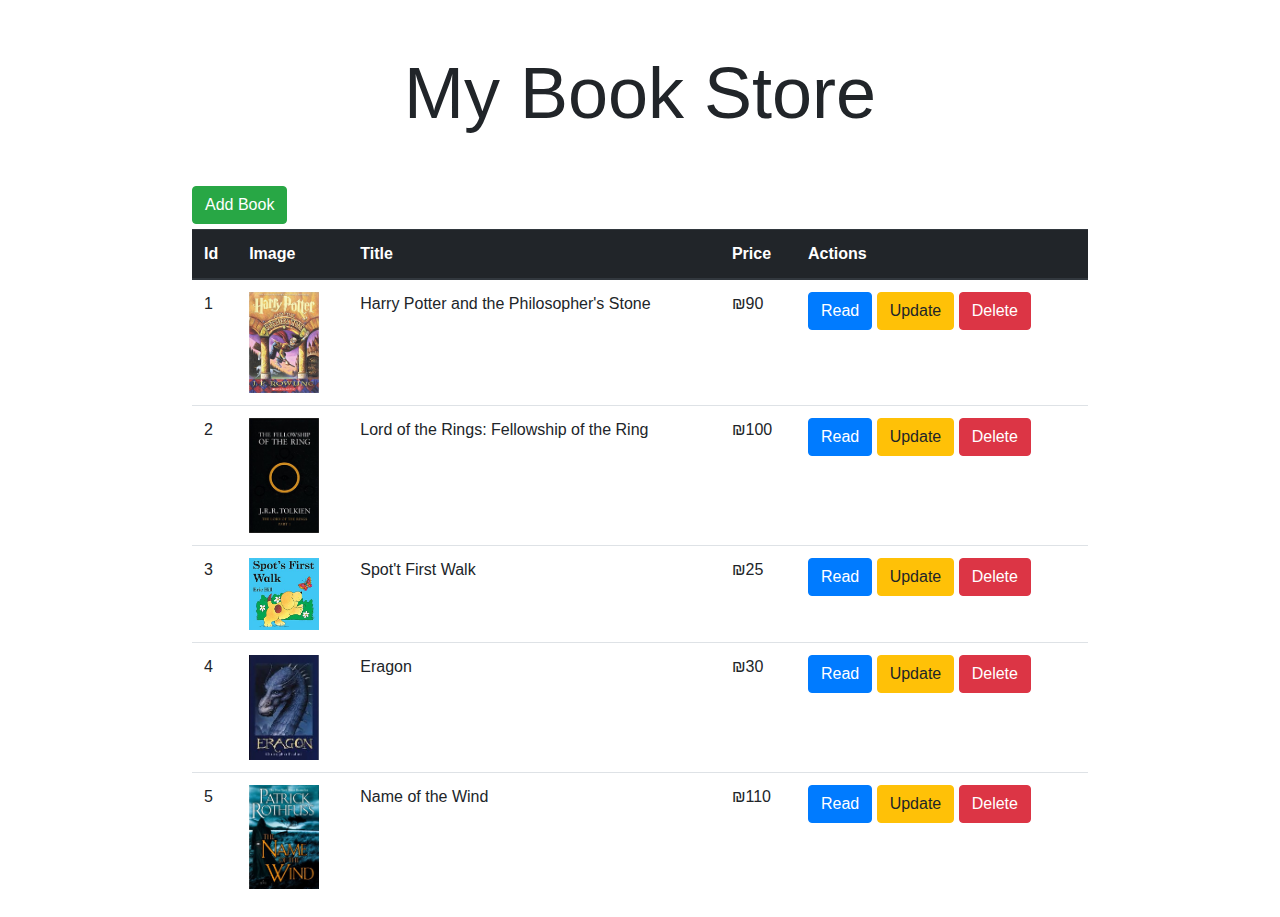
<file: projs/BookStore/index.html>
<!DOCTYPE html>
<html>

<head>
    <meta charset="utf-8" />
    <meta http-equiv="X-UA-Compatible" content="IE=edge">
    <title>My Book Shop</title>
    <meta name="viewport" content="width=device-width, initial-scale=1">
    <link rel="stylesheet" type="text/css" media="screen" href="lib/bs4/css/bootstrap.css" />
    <link rel="stylesheet" type="text/css" media="screen" href="css/main.css" />
</head>

<body>
    <div class="header">
        <h1 class="display-3">My Book Store</h1>
    </div>
    <button type="button" class="btn btn-success addBook" data-toggle="modal" data-target="#exampleModal" onclick="openAddModal()">
        Add Book
    </button>
    <table class="table">
        <thead class="thead-dark">
            <tr>
                <th class="tableHead" value="id" onclick="sortTable(this)">Id</th>
                <th>Image</th>
                <th class="tableHead" value="name" onclick="sortTable(this)">Title</th>
                <th class="tableHead" value="price" onclick="sortTable(this)">Price</th>
                <th>Actions</th>
            </tr>
        </thead>
        <tbody>
        </tbody>
    </table>

    <!-- modal -->
    <div class="modal fade" id="exampleModal" tabindex="-1" role="dialog" aria-labelledby="exampleModalLabel" aria-hidden="true">
        <div class="modal-dialog" role="document">
            <div class="modal-content">
                <div class="modal-header">
                    <h5 class="modal-title" id="exampleModalLabel">Modal title</h5>
                    <button type="button" class="close" data-dismiss="modal" aria-label="Close">
                        <span aria-hidden="true">&times;</span>
                    </button>
                </div>
                <div class="modal-body">
                    ...
                </div>
                <div class="modal-footer">
                    <button type="button" class="btn btn-secondary" data-dismiss="modal">Close</button>
                </div>
            </div>
        </div>
    </div>
    <div class="modal fade" id="readModal" tabindex="-1" role="dialog" aria-labelledby="readModalLabel" aria-hidden="true">
        <div class="modal-dialog" role="document">
            <div class="modal-content">
                <div class="modal-header">
                    <h5 class="readModalTitle" id="readModalLabel">Modal title</h5>
                    <button type="button" class="close" data-dismiss="modal" aria-label="Close">
                        <span aria-hidden="true">&times;</span>
                    </button>
                </div>
                <div class="readModal">
                    ...
                </div>
                <div class="modal-footer">
                    <button type="button" class="btn btn-secondary" data-dismiss="modal">Close</button>
                </div>
            </div>
        </div>
    </div>
    <script src="lib/jquery.js"></script>
    <script src="lib/bs4/js/bootstrap.bundle.js"></script>
    <script src="js/book-services.js"></script>
    <script src="js/utils.js"></script>
    <script src="js/main.js"></script>
</body>

</html>
</file>
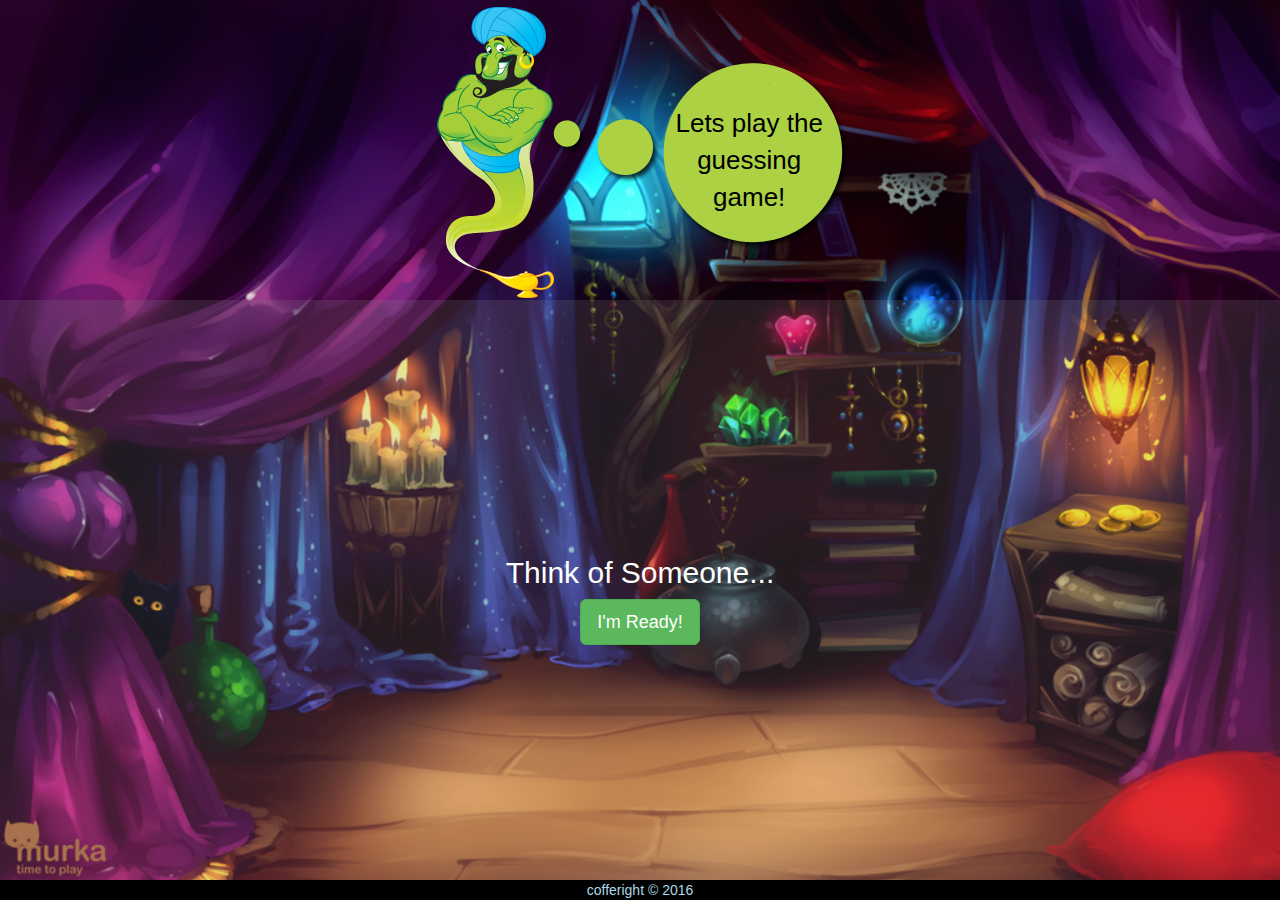
<file: projs/GuessMe/index.html>
<!doctype html>
<html lang="en">

<head>
  <meta charset="utf-8">
  <title>Guess Me</title>
  <link rel="stylesheet" href="http://maxcdn.bootstrapcdn.com/bootstrap/3.3.7/css/bootstrap.min.css" />
  <link rel="stylesheet" href="css/app.css" />
</head>

<body>
  <header class="box">
    <div class="genie-container">
      <img class="" src="img/layout/logo.png" />
      <p class="genieTalk">Lets play the guessing game!</p>
    </div>
  </header>

  <main>
    <section class="gameStart">
      <h2>Think of Someone...</h2>
      <button onclick="startGuessing()" class="btn btn-lg btn-success">I'm Ready!</button>
    </section>
    <section class="gameQuest" style="display: none">
      <h2></h2>
      <button onclick="userResponse('yes')" class="btn btn-info">Yes</button>
      <button onclick="userResponse('no')" class="btn btn-danger">No</button>
    </section>
    <section class="gameNewQuest" style="display: none">
      <h2>OK, I give up...</h2>

      <form class="form-horizontal">
        <div class="form-group">
          <label for="newGuess" class="col-sm-6 control-label">You thought of: </label>
          <div class="col-sm-6">
            <input name="newGuess" type="txt" class="form-control" id="newGuess" placeholder="Your Guess" required>
          </div>
        </div>
        <div class="form-group">
          <label for="newQuest" class="col-sm-6 control-label">Question to differentiate</label>
          <div class="col-sm-6">
            <input name="newQuest" type="txt" class="form-control" id="newQuest" placeholder="The answer is YES for yours" required>
          </div>
        </div>
        <div class="form-group">
          <div class="col-sm-offset-2 col-sm-10">
            <button type="submit" onclick="addGuess();return false;" class="btn btn-default">Make me Smarter!</button>
          </div>
        </div>
      </form>


    </section>


  </main>

  <footer>
    cofferight &copy; 2016
  </footer>

  <script src="lib/jquery/jquery.js"></script>


  <script src="js/quest-services.js"></script>
  <script src="js/app.js"></script>

</body>

</html>
</file>
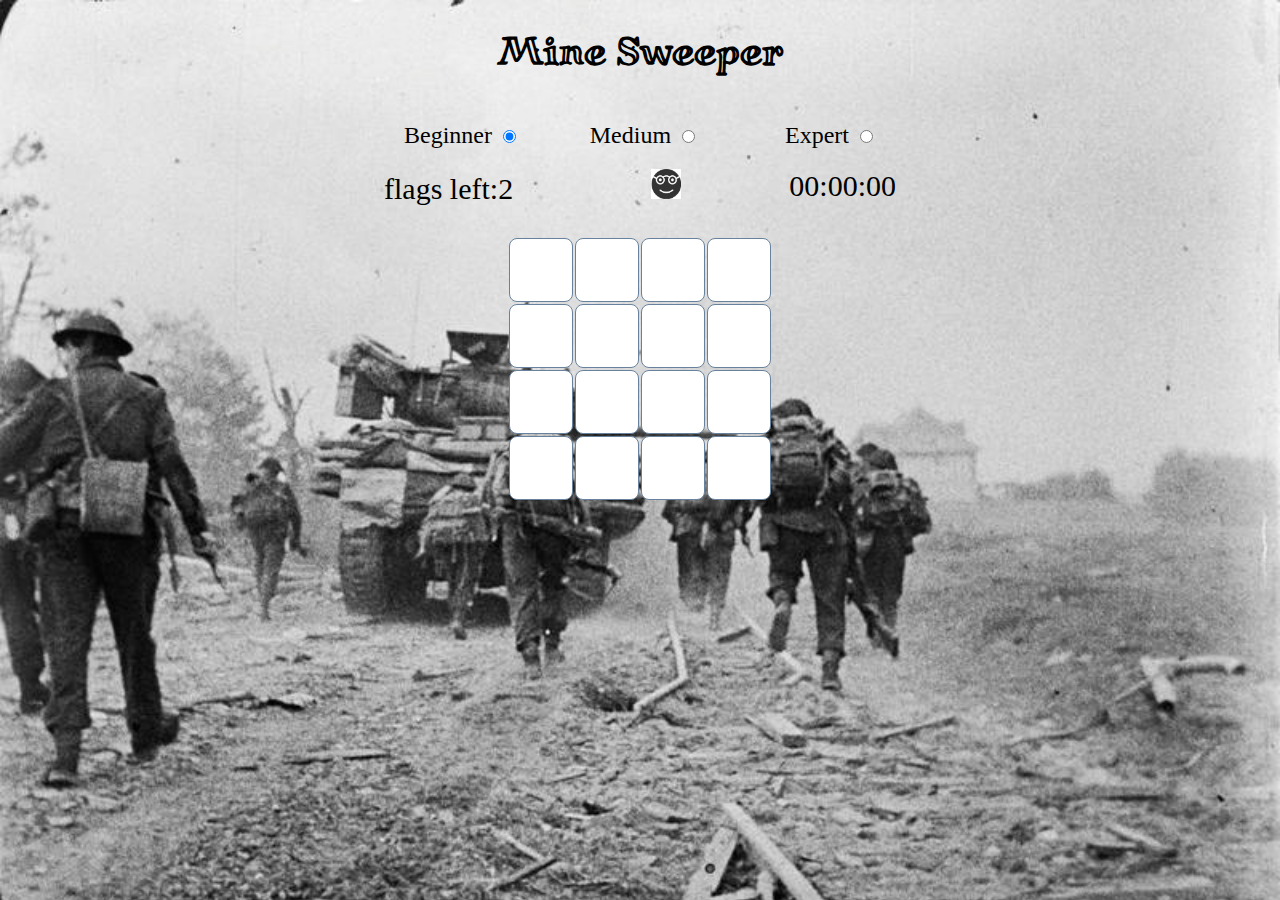
<file: projs/MineSweeper/index.html>
<!DOCTYPE html>
<html>

<head>
    <meta charset="utf-8" />
    <meta http-equiv="X-UA-Compatible" content="IE=edge">
    <title>Mines Sweeper</title>
    <meta name="viewport" content="width=device-width, initial-scale=1">
    <link rel="stylesheet" type="text/css" media="screen" href="css/main.css" />
    <link href="https://fonts.googleapis.com/css?family=Bowlby+One+SC" rel="stylesheet">
    <link href="https://fonts.googleapis.com/css?family=Miltonian" rel="stylesheet">
</head>

<body onload="initGame()">
    <h1>Mine Sweeper</h1>
    <div class="levels">
        <span class='easy'>
            Beginner
            <input class='radioClass' type="radio" name="Level" checked
            id="easyLevel" onclick="setLevel()">
        </span>
        <span class='medium'>
            Medium
            <input class='radioClass' type="radio" name="Level" 
            id="mediumLevel" onclick="setLevel()">
        </span>
        <span class='hard'>
            Expert
            <input class='radioClass' type="radio" name="Level" 
            id="hardLevel" onclick="setLevel()">
        </span>
    </div>
    
    <div class="counters">
        <span class="flagCounter">
            flags left
        </span>
        <img src="imgs/normal.bmp" class="smiley"/>
        <span class="timer">
            00:00:00
        </span>
    </div>
    <table>
        <tbody class="board"></tbody>
    </table>

    <script src="js/main.js"></script>
</body>

</html>
</file>
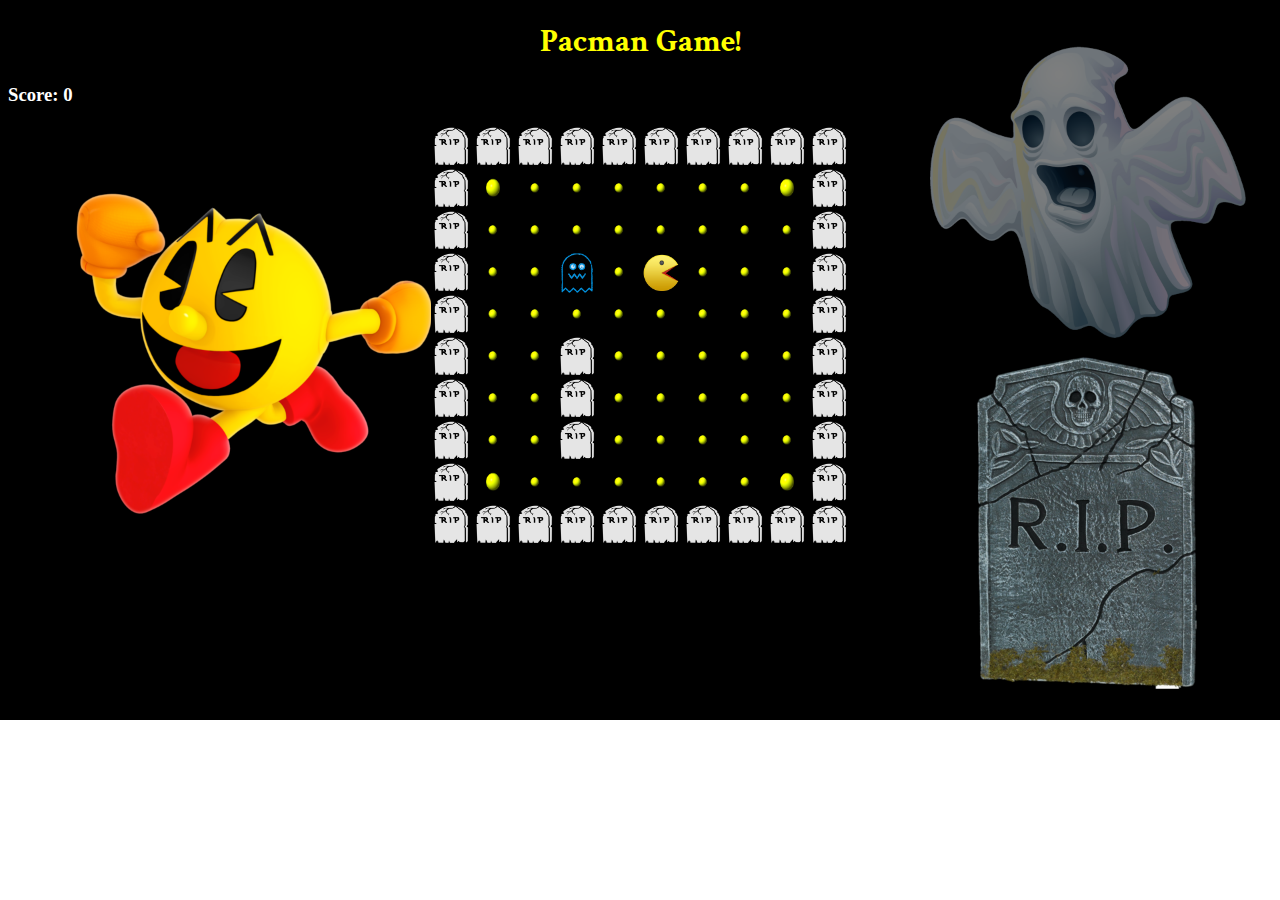
<file: projs/Pacman/index.html>
<!doctype html>
<html>

<head>
  <meta charset="utf-8">
  <title>Pacman</title>
  <link href="https://fonts.googleapis.com/css?family=Crimson+Text:600" rel="stylesheet">
  <link rel="stylesheet" href="css/app.css" />
</head>

<body onload="init()" onkeydown="movePacman(event)">
  <header>
    <h1>Pacman game! </h1>
    <h3>Score:
      <span>0</span>
    </h3>
  </header>
  <div class="boardContainer">
  </div>
  <div class="buttonContainer">
    <button class="newGame" onclick="init()">Play Again</button>
  </div>

  <div class="footer"></div>

  <script src="js/general.js"></script>
  <script src="js/tryForEach.js"></script>
  <script src="js/pacman.js"></script>
  <script src="js/ghosts.js"></script>
  <script src="js/game.js"></script>
</body>

</html>
</file>
<file: projs/BookStore/css/main.css>
body {
    width:70%;
    margin: 0 auto;
}

.bookImg{
    width:70px;
    transition: 1.25s;
}

.bookImg:hover{
    width:150px;
}


.tableHead{
    cursor: pointer;

}
.tableHead:hover{
    background-color: rgba(0, 0, 0, 0.555)!important;
}
.header>.display-3{
    margin:50px auto;
    text-align:center;
}

.readContent{
    /* display:flex;
    flex-direction: column;
    justify-content: center; */
    margin-left:100px;
    
}
.readContent img{
    width:175px;
    display: block;
    margin-left:15%;
}

.likes{
    display:flex;
    justify-content: center;
    margin-top:20px;
    justify-content: space-around;
}

.addBook{
    margin-bottom:5px;
}
</file>
<file: projs/GuessMe/css/app.css>
body {
  display: flex;
  min-height: 100vh;
  flex-direction: column;
  background-image: url('../img/layout/background.jpg');
  background-repeat:no-repeat;
  background-size:100%;
}

header {
  
  text-align: center;
  color:#fcf064;
  font-size: 3em;
}

.genieTalk{
  color: black;
  font-size: 26px;
  position: absolute;
  width: 180px;
  left: 53%;
  bottom: 74px;
}
.genie-container {
  width: 50%;
  margin: 0 auto;
  position: relative;
}

footer {
  background-color:  black;
  text-align: center;
  color:lightblue;
}

main {
  flex: 1;
  display: flex;
  flex-direction: column;
  align-items: center;
  justify-content: center;
  text-align: center;
  background-color:rgba(128, 128, 128, 0.20);
  color:white;
}

@media (min-width: 0px) {
  .genie-container {
      right:30%
  } 
  .genieTalk {
    left:100%
  } 
}

@media (min-width: 370px) {
  .genieTalk {
    left:130%
  } 
}
@media (min-width: 440px) {
  .genieTalk {
    left:115%
  } 
}
@media (min-width: 500px) {


  .genieTalk {
      left:96%
  } 
}

@media (min-width: 575px) {
  .genie-container {
    right:0%
  }
  .genieTalk {
      left:88%
  } 
}
@media (min-width: 620px) {
  .genieTalk {
      left:81%
  } 
}
  @media (min-width: 680px) {
    .genieTalk {
        left:72%
    } 
  }
@media (min-width: 750px) {
  .genieTalk {
      left:65%
    } 
  }
  @media (min-width: 810px) {
    .genieTalk {
        left:62%
    } 
  }
  @media (max-width: 824px) {
    body{
      background-image: url('../img/layout/background2.jpg');
    }
    main{
      color:black;
    }
  }
@media (min-width: 885px) {
  .genieTalk {
    left: 58%;  }
}

@media (min-width: 950px) {
  .genieTalk {
    left: 53%;
  }
}
</file>
<file: projs/MineSweeper/css/main.css>
td {
    background: white;
    height: 60px;
    width: 60px;
    text-align: center;
    border-radius: 8px;
    font-family: 'Bowlby One SC', cursive;
    font-size: 160%;
    cursor: pointer;
    border:solid #68829E 1px;
}

table{
    padding-top:30px;
    margin:auto;
}

.smiley{
    width:30px;
    height: 30px;
    padding-left: 130px;
}

h1{
    font-family: 'Miltonian', cursive;
    text-transform: capitalize;
    text-align: center;
    font-size: 250%;
}
.levels{
    padding:20px;
    font-size: 150%;
    cursor:pointer;
}

body {
    width: 40%;
    margin-left:auto;
    margin-right:auto;
    background-size:100%;
    background-image: url("../imgs/body.jpg"); 
    background-repeat: no-repeat;
}

.easy {
    float:left;
}
.medium {
    display: inline-block;
    padding-left: 15%;
}
.hard {
    float:right;
}

.timer{
    float: right;
}

.minesCounter{
    float:right;

}

img {
    height: 50px;
    width: 50px;
    margin:auto;
}

.counters{
    font-size: 30px;
}
</file>
<file: projs/Pacman/css/app.css>
html{
  /* background-color:black; */
}

body {
  background-image: url("../img/pacmanBackground.png");
  color:white;
  background-size:100%;
  background-repeat:no-repeat;
}

.cell {
  width: 40px;
  height: 40px;
  text-align: center;
  font-size:0;
}

h1{
  text-align: center;
  text-transform: capitalize;
  color:yellow;
  font-family: 'Crimson Text', serif;
}

.formLine {
  margin:10px;
  padding:10px;
  background-color: cornflowerblue;
}

.newGame{
  display:none; 
}

.boardContainer, .buttonContainer{
  display:flex;
  flex-direction: row;
  justify-content: center;
}

img{
  width: 40px;
  height: 40px;
}
td{
  background-color:black; 
  padding:0;
  margin:auto;
}

button{
  background-color:rgb(34, 18, 18);
  border: solid yellow 1px;
  color:yellow;
  border-radius:8px;
  text-align:center;
  margin-top:30px;
  width:90px;
  height:25px;
  animation-name: button;
  animation-duration: 5s;
  animation-iteration-count: infinite;
}

@keyframes button{
  0%{
    color:yellow;
    border-color:yellow;
  }
  20%{
    color:rgb(255, 166, 0);
    border-color:rgb(255, 166, 0);
  }
  40%{
    color:rgb(255, 81, 0);
    border-color:rgb(255, 81, 0);
  }
  60%{
    color:red;
    border-color:red;
  }
  80%{
    color:rgb(255, 81, 0);
    border-color:rgb(255, 81, 0);
  }
  100%{
    color:yellow;
    border-color:yellow;
  }
}
</file>
